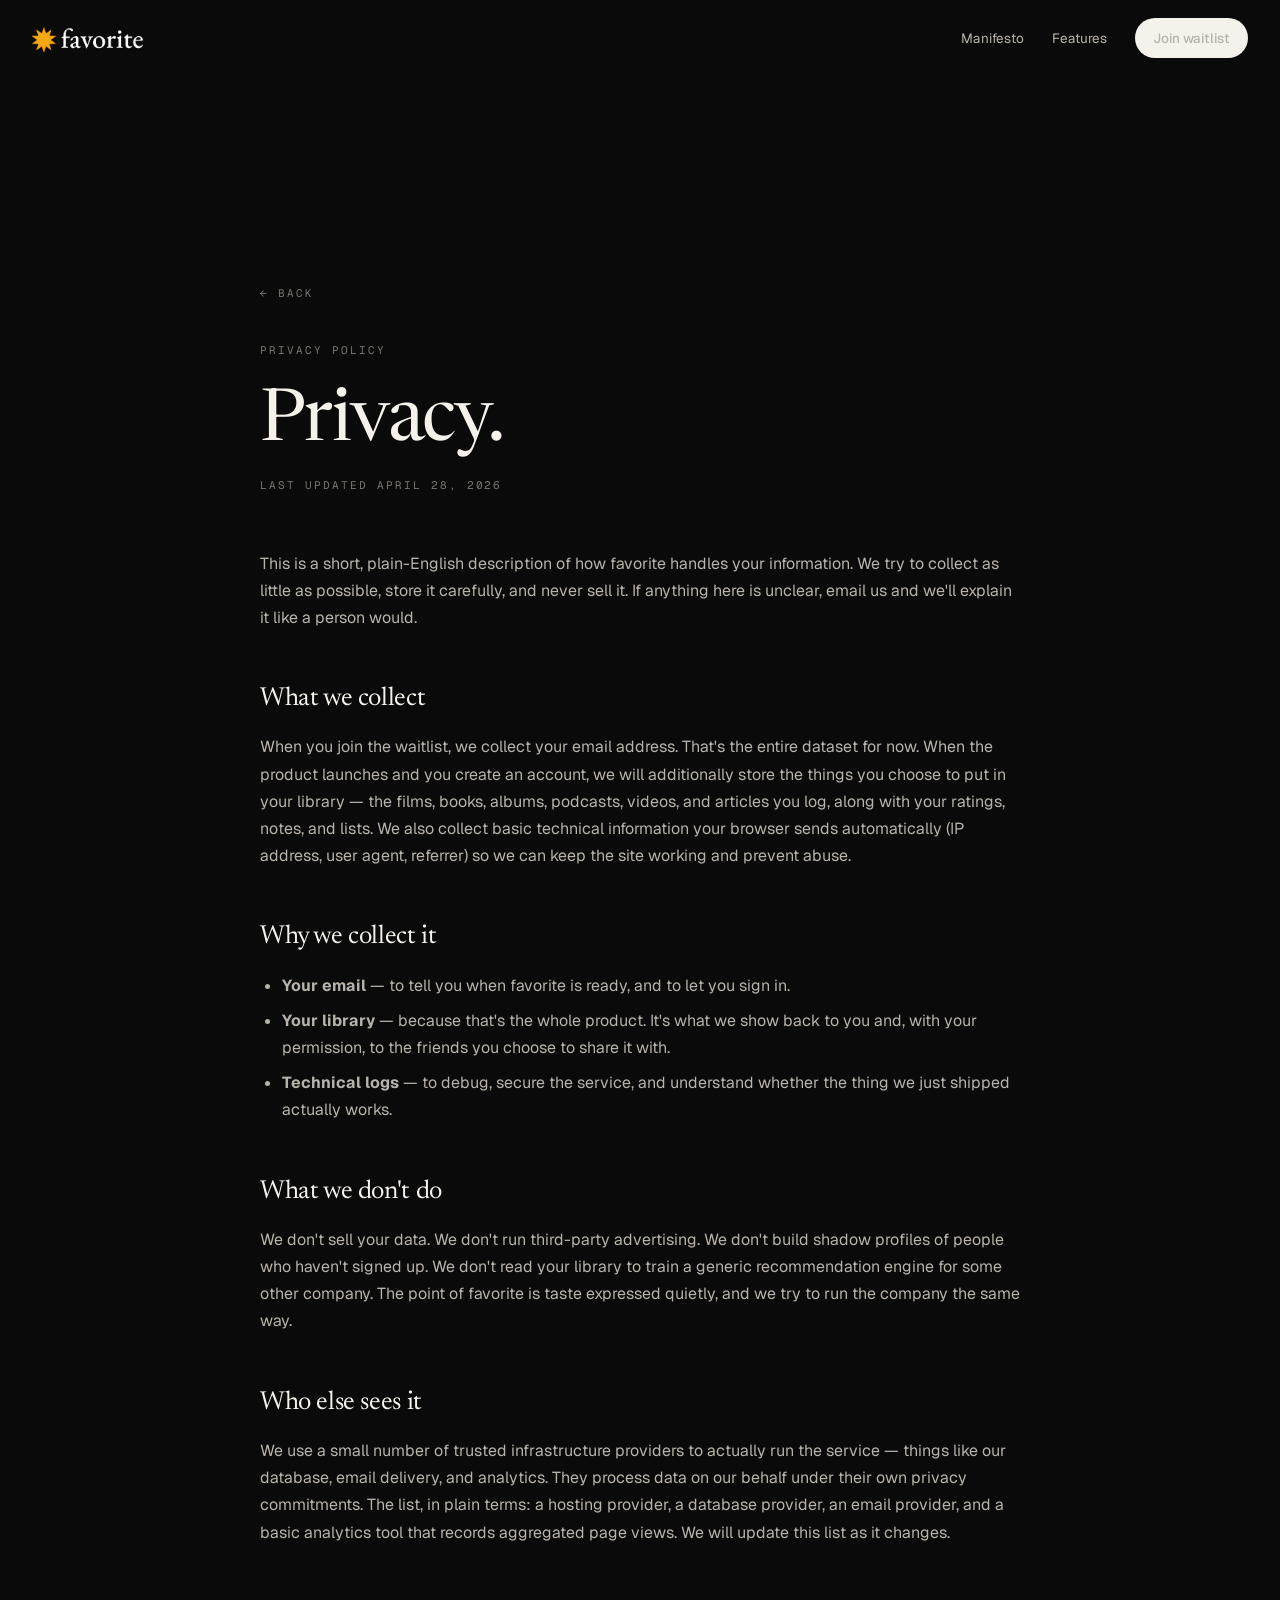
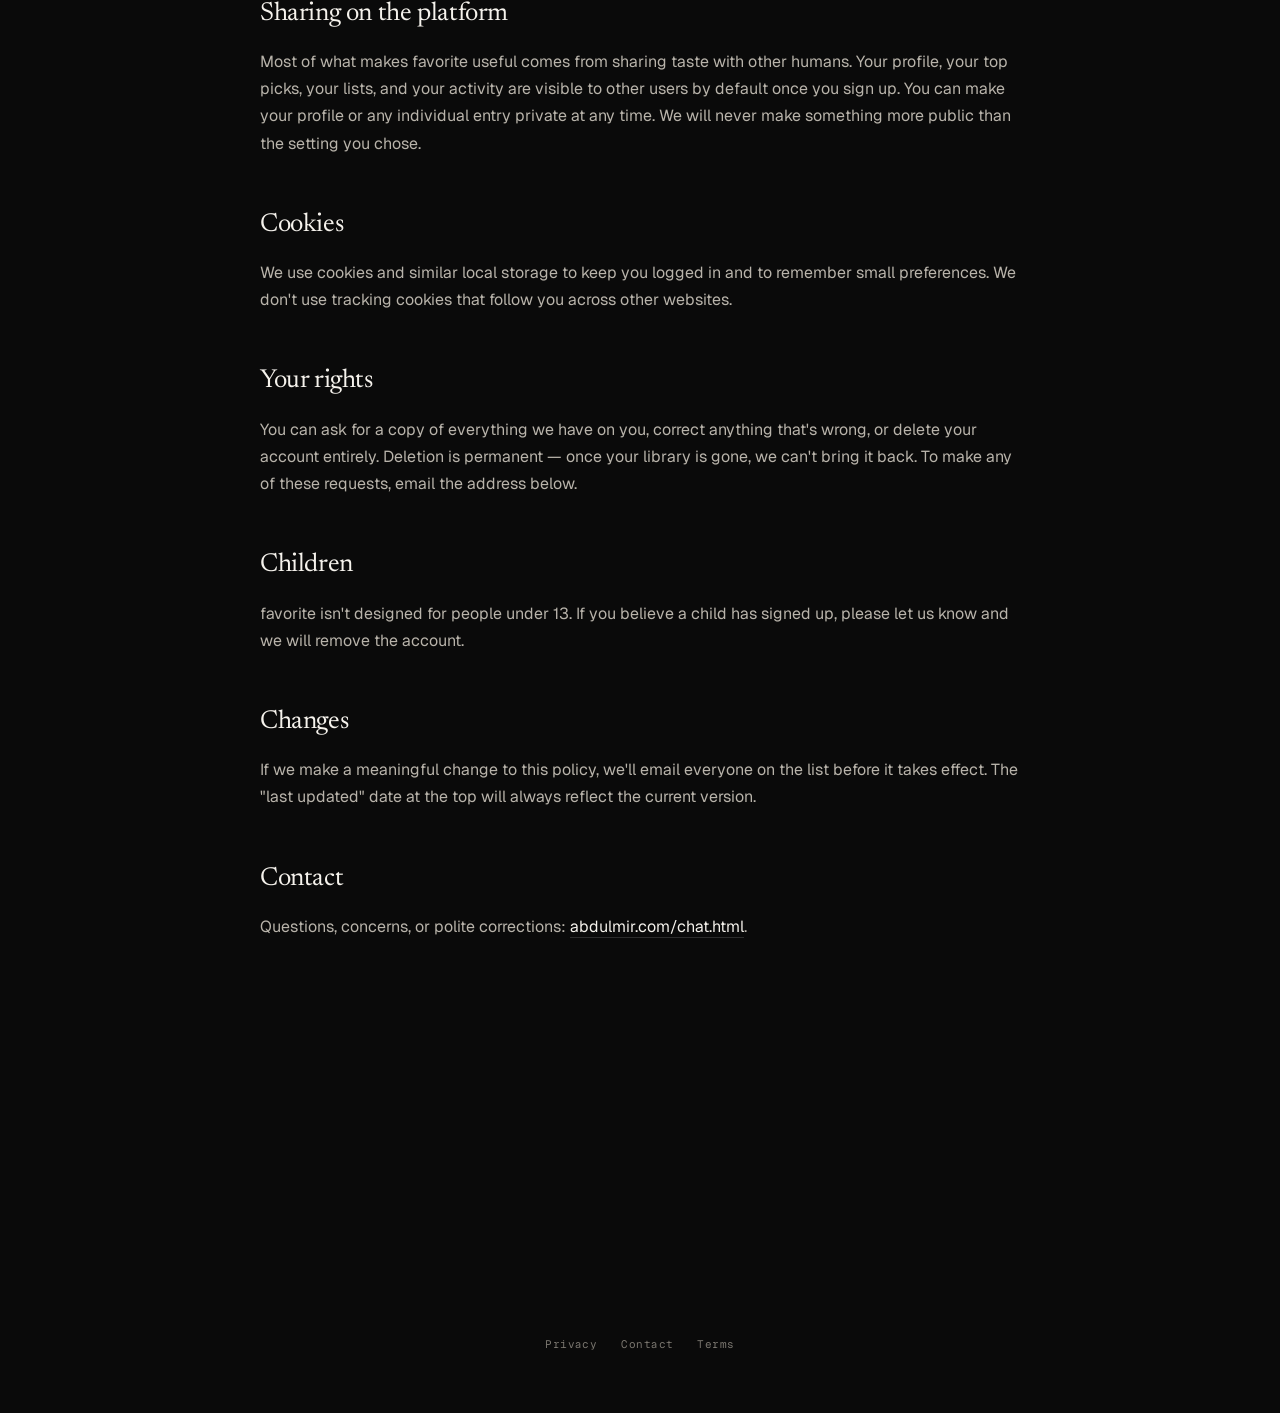
<file: privacy.html>
<!doctype html>
<html lang="en">
<head>
<meta charset="utf-8" />
<meta name="viewport" content="width=device-width, initial-scale=1, viewport-fit=cover" />
<title>Privacy — favorite</title>
<meta name="description" content="Privacy policy for favorite — a personal library for everything you love." />

<link rel="icon" type="image/svg+xml" href="assets/favoritestar.svg" />
<link rel="icon" type="image/png" href="assets/favoritestar.png" />
<link rel="apple-touch-icon" href="assets/favoritestar.png" />

<link rel="preconnect" href="https://fonts.googleapis.com">
<link rel="preconnect" href="https://fonts.gstatic.com" crossorigin>
<link href="https://fonts.googleapis.com/css2?family=Newsreader:ital,opsz,wght@0,6..72,300;0,6..72,400;0,6..72,500;1,6..72,300;1,6..72,400;1,6..72,500&family=Geist:wght@300;400;500;600&family=Geist+Mono:wght@400;500&display=swap" rel="stylesheet">

<link rel="stylesheet" href="styles.css?v=31" />
<style>
  .legal {
    padding: 140px 0 100px;
    max-width: 760px;
    margin: 0 auto;
  }
  .legal .eyebrow { margin-bottom: 28px; }
  .legal h1 {
    font-family: var(--serif);
    font-weight: 400;
    font-size: clamp(40px, 6vw, 72px);
    line-height: 1.02;
    letter-spacing: -0.022em;
    margin-bottom: 16px;
  }
  .legal .updated {
    font-family: var(--mono);
    font-size: 11px;
    letter-spacing: 0.18em;
    text-transform: uppercase;
    color: var(--fg-mute);
    margin-bottom: 56px;
  }
  .legal h2 {
    font-family: var(--serif);
    font-weight: 400;
    font-size: 26px;
    letter-spacing: -0.015em;
    margin: 48px 0 14px;
    color: var(--fg);
  }
  .legal p, .legal li {
    color: var(--fg-dim);
    font-size: 16px;
    line-height: 1.7;
    margin-bottom: 16px;
  }
  .legal ul { padding-left: 22px; margin-bottom: 16px; }
  .legal li { margin-bottom: 8px; }
  .legal a.inline { color: var(--fg); border-bottom: 1px solid var(--line-strong); }
  .legal a.inline:hover { border-color: var(--amber); }
  .back {
    display: inline-flex; align-items: center; gap: 8px;
    font-family: var(--mono);
    font-size: 11px;
    letter-spacing: 0.18em;
    text-transform: uppercase;
    color: var(--fg-mute);
    margin-bottom: 40px;
  }
  .back:hover { color: var(--fg); }
</style>
</head>
<body>

<header class="nav">
  <a class="brand" href="index.html">
    <img class="brand-logo" src="assets/favorite-logo.png" alt="favorite" />
  </a>
  <nav class="nav-links">
    <a href="index.html#manifesto">Manifesto</a>
    <a href="index.html#features">Features</a>
    <a href="index.html#waitlist" class="pill">Join waitlist</a>
  </nav>
</header>

<section class="section">
  <div class="wrap">
    <div class="legal">
      <a class="back" href="index.html">← Back</a>
      <div class="eyebrow">Privacy Policy</div>
      <h1>Privacy.</h1>
      <div class="updated">Last updated April 28, 2026</div>

      <p>This is a short, plain-English description of how favorite handles your information. We try to collect as little as possible, store it carefully, and never sell it. If anything here is unclear, email us and we'll explain it like a person would.</p>

      <h2>What we collect</h2>
      <p>When you join the waitlist, we collect your email address. That's the entire dataset for now. When the product launches and you create an account, we will additionally store the things you choose to put in your library — the films, books, albums, podcasts, videos, and articles you log, along with your ratings, notes, and lists. We also collect basic technical information your browser sends automatically (IP address, user agent, referrer) so we can keep the site working and prevent abuse.</p>

      <h2>Why we collect it</h2>
      <ul>
        <li><strong>Your email</strong> — to tell you when favorite is ready, and to let you sign in.</li>
        <li><strong>Your library</strong> — because that's the whole product. It's what we show back to you and, with your permission, to the friends you choose to share it with.</li>
        <li><strong>Technical logs</strong> — to debug, secure the service, and understand whether the thing we just shipped actually works.</li>
      </ul>

      <h2>What we don't do</h2>
      <p>We don't sell your data. We don't run third-party advertising. We don't build shadow profiles of people who haven't signed up. We don't read your library to train a generic recommendation engine for some other company. The point of favorite is taste expressed quietly, and we try to run the company the same way.</p>

      <h2>Who else sees it</h2>
      <p>We use a small number of trusted infrastructure providers to actually run the service — things like our database, email delivery, and analytics. They process data on our behalf under their own privacy commitments. The list, in plain terms: a hosting provider, a database provider, an email provider, and a basic analytics tool that records aggregated page views. We will update this list as it changes.</p>

      <h2>Sharing on the platform</h2>
      <p>Most of what makes favorite useful comes from sharing taste with other humans. Your profile, your top picks, your lists, and your activity are visible to other users by default once you sign up. You can make your profile or any individual entry private at any time. We will never make something more public than the setting you chose.</p>

      <h2>Cookies</h2>
      <p>We use cookies and similar local storage to keep you logged in and to remember small preferences. We don't use tracking cookies that follow you across other websites.</p>

      <h2>Your rights</h2>
      <p>You can ask for a copy of everything we have on you, correct anything that's wrong, or delete your account entirely. Deletion is permanent — once your library is gone, we can't bring it back. To make any of these requests, email the address below.</p>

      <h2>Children</h2>
      <p>favorite isn't designed for people under 13. If you believe a child has signed up, please let us know and we will remove the account.</p>

      <h2>Changes</h2>
      <p>If we make a meaningful change to this policy, we'll email everyone on the list before it takes effect. The "last updated" date at the top will always reflect the current version.</p>

      <h2>Contact</h2>
      <p>Questions, concerns, or polite corrections: <a class="inline" href="https://abdulmir.com/chat.html">abdulmir.com/chat.html</a>.</p>
    </div>
  </div>
</section>

<section class="final">
  <div class="wrap">
    <footer>
      <a href="privacy.html">Privacy</a>
      <a href="https://abdulmir.com/chat.html">Contact</a>
      <a href="terms.html">Terms</a>
    </footer>
  </div>
</section>

</body>
</html>
</file>
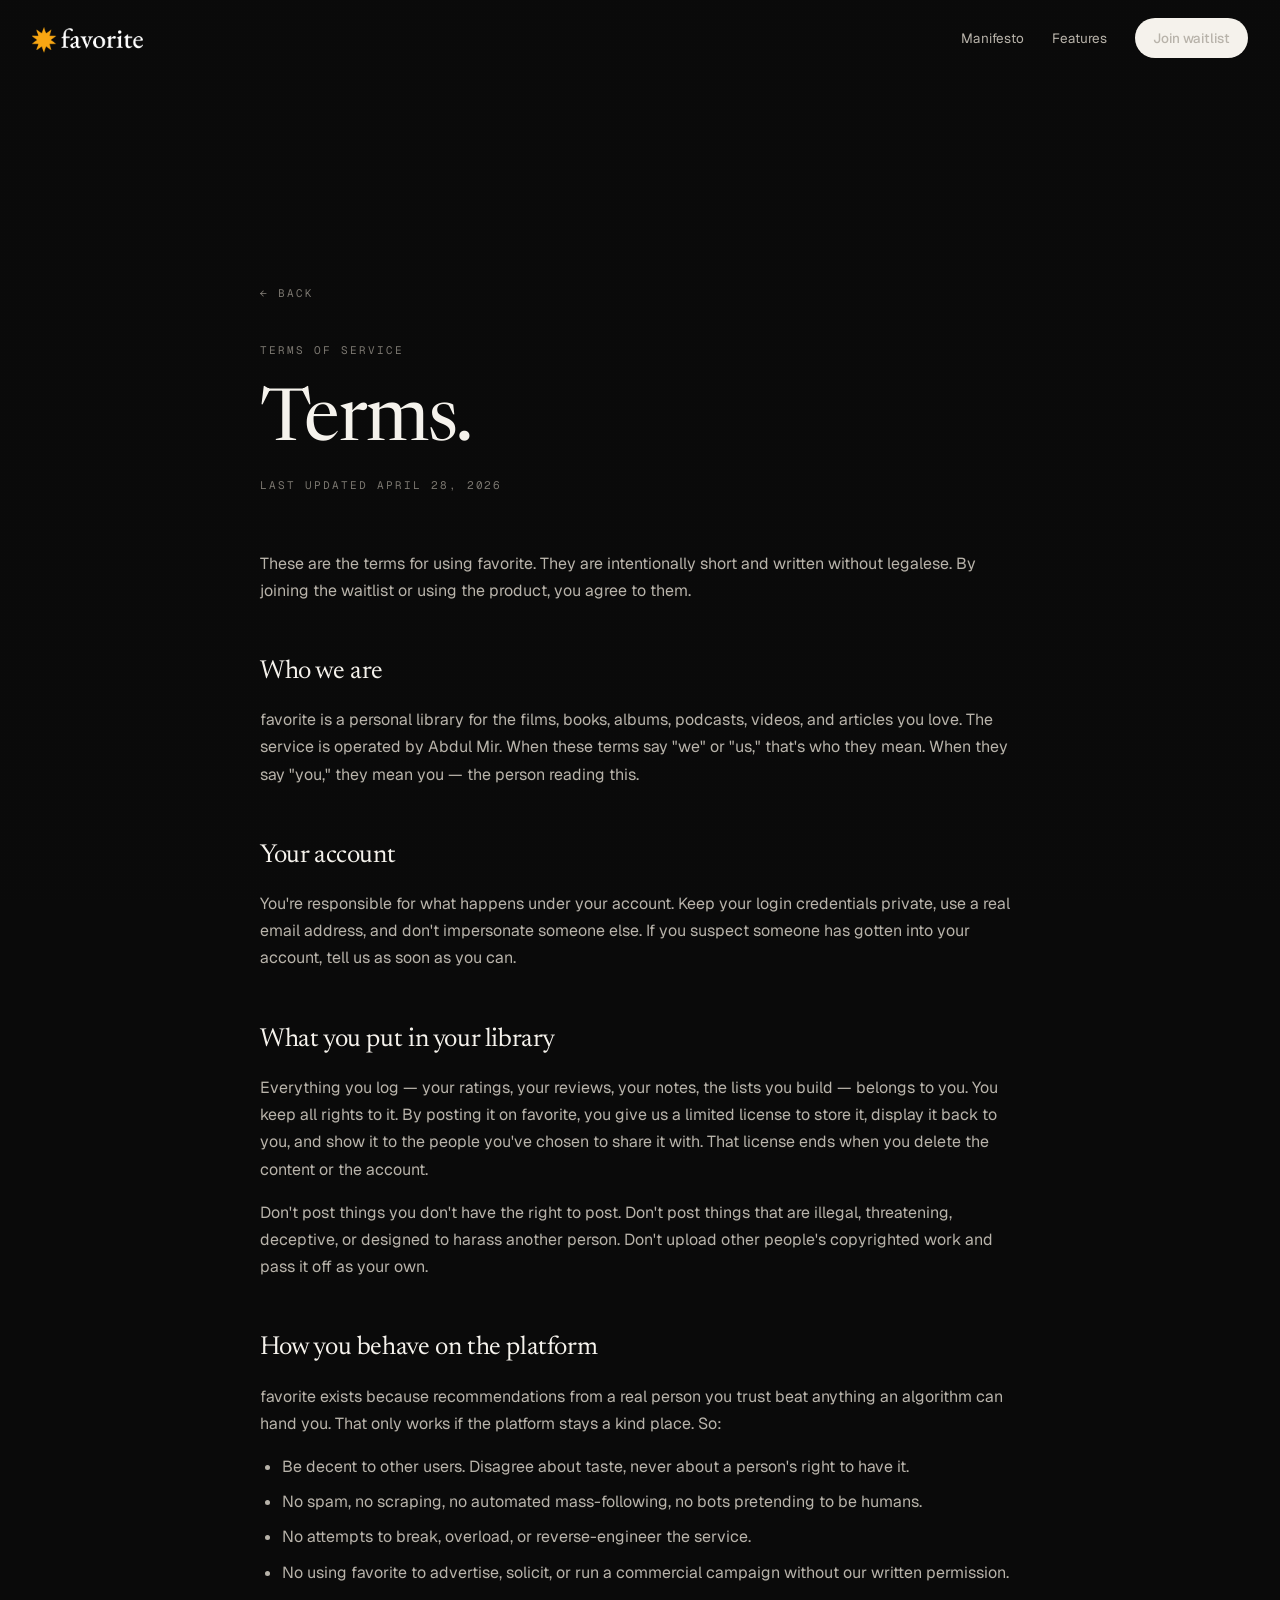
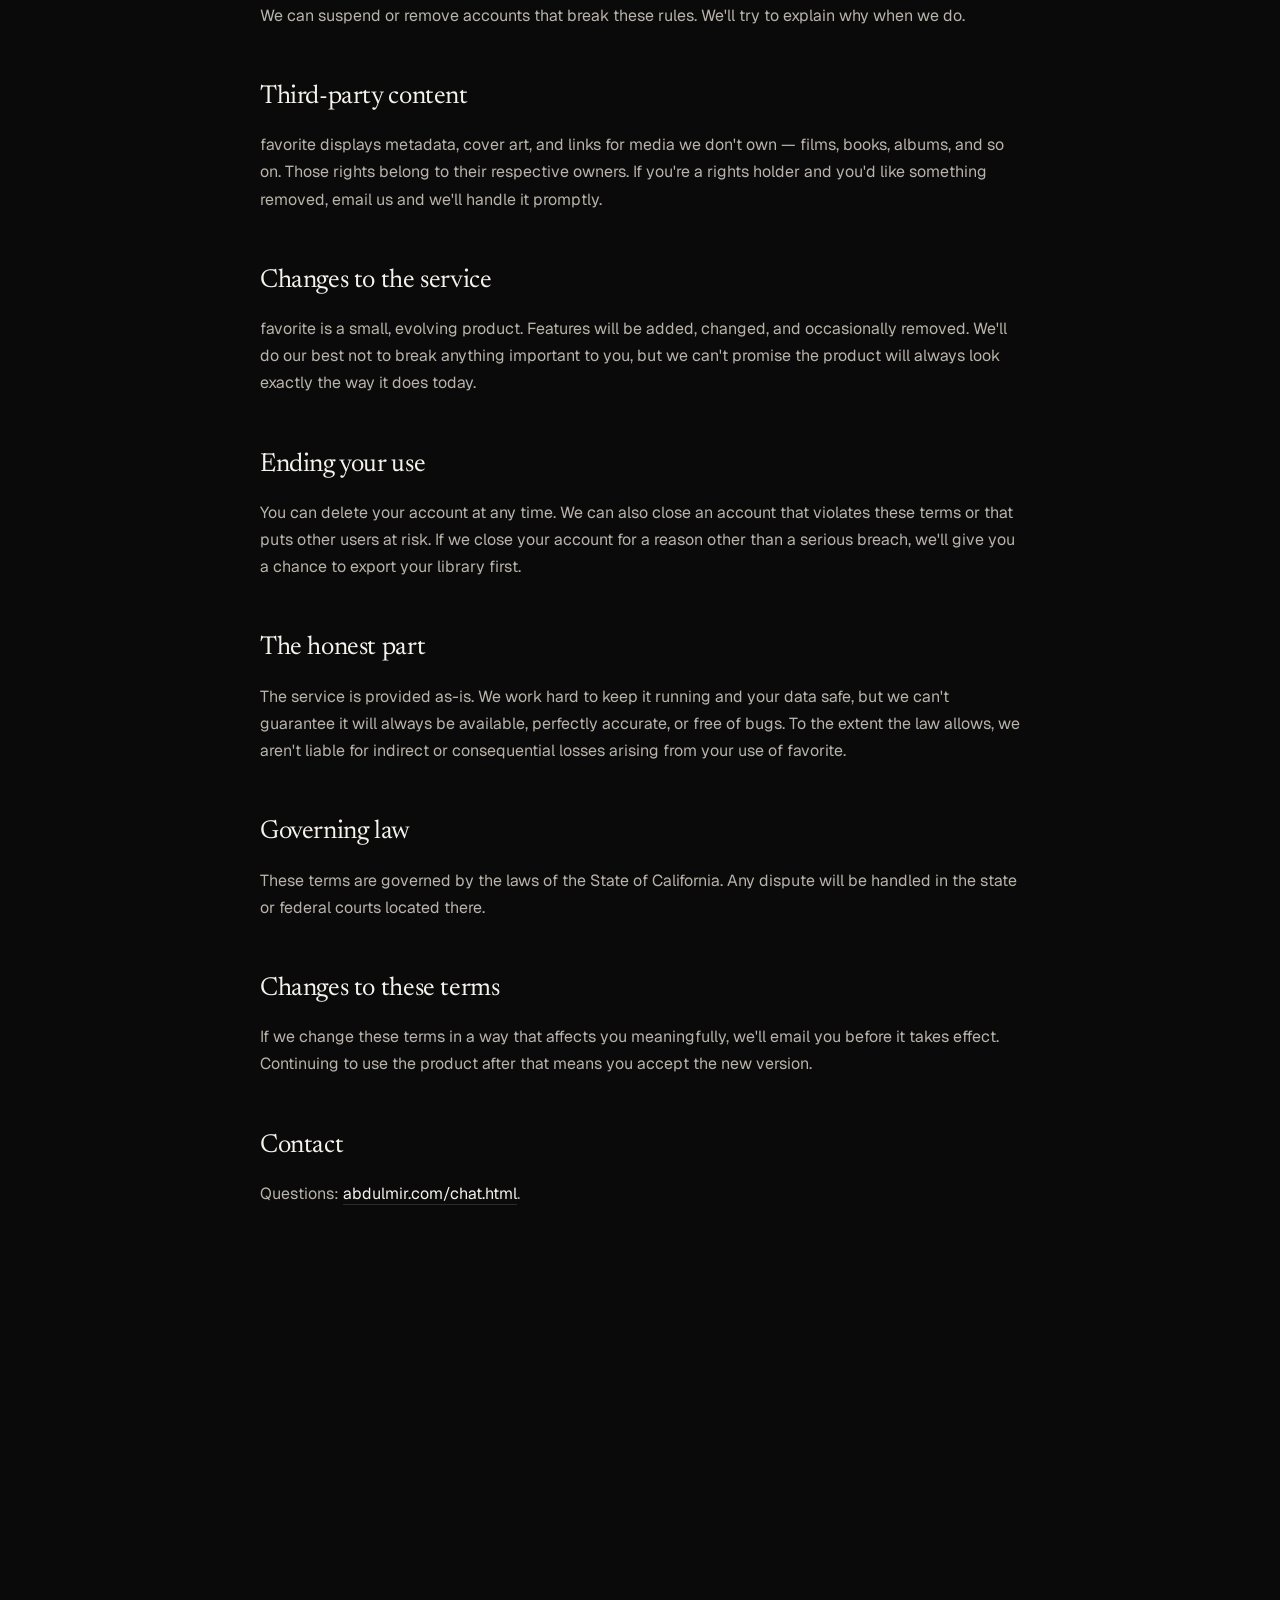
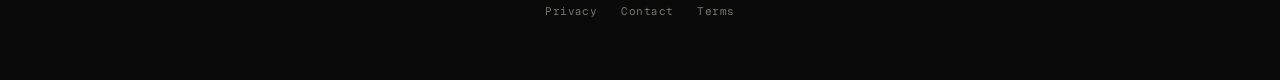
<file: terms.html>
<!doctype html>
<html lang="en">
<head>
<meta charset="utf-8" />
<meta name="viewport" content="width=device-width, initial-scale=1, viewport-fit=cover" />
<title>Terms — favorite</title>
<meta name="description" content="Terms of service for favorite — a personal library for everything you love." />

<link rel="icon" type="image/svg+xml" href="assets/favoritestar.svg" />
<link rel="icon" type="image/png" href="assets/favoritestar.png" />
<link rel="apple-touch-icon" href="assets/favoritestar.png" />

<link rel="preconnect" href="https://fonts.googleapis.com">
<link rel="preconnect" href="https://fonts.gstatic.com" crossorigin>
<link href="https://fonts.googleapis.com/css2?family=Newsreader:ital,opsz,wght@0,6..72,300;0,6..72,400;0,6..72,500;1,6..72,300;1,6..72,400;1,6..72,500&family=Geist:wght@300;400;500;600&family=Geist+Mono:wght@400;500&display=swap" rel="stylesheet">

<link rel="stylesheet" href="styles.css?v=31" />
<style>
  .legal {
    padding: 140px 0 100px;
    max-width: 760px;
    margin: 0 auto;
  }
  .legal .eyebrow { margin-bottom: 28px; }
  .legal h1 {
    font-family: var(--serif);
    font-weight: 400;
    font-size: clamp(40px, 6vw, 72px);
    line-height: 1.02;
    letter-spacing: -0.022em;
    margin-bottom: 16px;
  }
  .legal .updated {
    font-family: var(--mono);
    font-size: 11px;
    letter-spacing: 0.18em;
    text-transform: uppercase;
    color: var(--fg-mute);
    margin-bottom: 56px;
  }
  .legal h2 {
    font-family: var(--serif);
    font-weight: 400;
    font-size: 26px;
    letter-spacing: -0.015em;
    margin: 48px 0 14px;
    color: var(--fg);
  }
  .legal p, .legal li {
    color: var(--fg-dim);
    font-size: 16px;
    line-height: 1.7;
    margin-bottom: 16px;
  }
  .legal ul { padding-left: 22px; margin-bottom: 16px; }
  .legal li { margin-bottom: 8px; }
  .legal a.inline { color: var(--fg); border-bottom: 1px solid var(--line-strong); }
  .legal a.inline:hover { border-color: var(--amber); }
  .back {
    display: inline-flex; align-items: center; gap: 8px;
    font-family: var(--mono);
    font-size: 11px;
    letter-spacing: 0.18em;
    text-transform: uppercase;
    color: var(--fg-mute);
    margin-bottom: 40px;
  }
  .back:hover { color: var(--fg); }
</style>
</head>
<body>

<header class="nav">
  <a class="brand" href="index.html">
    <img class="brand-logo" src="assets/favorite-logo.png" alt="favorite" />
  </a>
  <nav class="nav-links">
    <a href="index.html#manifesto">Manifesto</a>
    <a href="index.html#features">Features</a>
    <a href="index.html#waitlist" class="pill">Join waitlist</a>
  </nav>
</header>

<section class="section">
  <div class="wrap">
    <div class="legal">
      <a class="back" href="index.html">← Back</a>
      <div class="eyebrow">Terms of Service</div>
      <h1>Terms.</h1>
      <div class="updated">Last updated April 28, 2026</div>

      <p>These are the terms for using favorite. They are intentionally short and written without legalese. By joining the waitlist or using the product, you agree to them.</p>

      <h2>Who we are</h2>
      <p>favorite is a personal library for the films, books, albums, podcasts, videos, and articles you love. The service is operated by Abdul Mir. When these terms say "we" or "us," that's who they mean. When they say "you," they mean you — the person reading this.</p>

      <h2>Your account</h2>
      <p>You're responsible for what happens under your account. Keep your login credentials private, use a real email address, and don't impersonate someone else. If you suspect someone has gotten into your account, tell us as soon as you can.</p>

      <h2>What you put in your library</h2>
      <p>Everything you log — your ratings, your reviews, your notes, the lists you build — belongs to you. You keep all rights to it. By posting it on favorite, you give us a limited license to store it, display it back to you, and show it to the people you've chosen to share it with. That license ends when you delete the content or the account.</p>
      <p>Don't post things you don't have the right to post. Don't post things that are illegal, threatening, deceptive, or designed to harass another person. Don't upload other people's copyrighted work and pass it off as your own.</p>

      <h2>How you behave on the platform</h2>
      <p>favorite exists because recommendations from a real person you trust beat anything an algorithm can hand you. That only works if the platform stays a kind place. So:</p>
      <ul>
        <li>Be decent to other users. Disagree about taste, never about a person's right to have it.</li>
        <li>No spam, no scraping, no automated mass-following, no bots pretending to be humans.</li>
        <li>No attempts to break, overload, or reverse-engineer the service.</li>
        <li>No using favorite to advertise, solicit, or run a commercial campaign without our written permission.</li>
      </ul>
      <p>We can suspend or remove accounts that break these rules. We'll try to explain why when we do.</p>

      <h2>Third-party content</h2>
      <p>favorite displays metadata, cover art, and links for media we don't own — films, books, albums, and so on. Those rights belong to their respective owners. If you're a rights holder and you'd like something removed, email us and we'll handle it promptly.</p>

      <h2>Changes to the service</h2>
      <p>favorite is a small, evolving product. Features will be added, changed, and occasionally removed. We'll do our best not to break anything important to you, but we can't promise the product will always look exactly the way it does today.</p>

      <h2>Ending your use</h2>
      <p>You can delete your account at any time. We can also close an account that violates these terms or that puts other users at risk. If we close your account for a reason other than a serious breach, we'll give you a chance to export your library first.</p>

      <h2>The honest part</h2>
      <p>The service is provided as-is. We work hard to keep it running and your data safe, but we can't guarantee it will always be available, perfectly accurate, or free of bugs. To the extent the law allows, we aren't liable for indirect or consequential losses arising from your use of favorite.</p>

      <h2>Governing law</h2>
      <p>These terms are governed by the laws of the State of California. Any dispute will be handled in the state or federal courts located there.</p>

      <h2>Changes to these terms</h2>
      <p>If we change these terms in a way that affects you meaningfully, we'll email you before it takes effect. Continuing to use the product after that means you accept the new version.</p>

      <h2>Contact</h2>
      <p>Questions: <a class="inline" href="https://abdulmir.com/chat.html">abdulmir.com/chat.html</a>.</p>
    </div>
  </div>
</section>

<section class="final">
  <div class="wrap">
    <footer>
      <a href="privacy.html">Privacy</a>
      <a href="https://abdulmir.com/chat.html">Contact</a>
      <a href="terms.html">Terms</a>
    </footer>
  </div>
</section>

</body>
</html>
</file>
<file: styles.css>
/* ---------- Tokens ---------- */
:root {
  --bg: #0A0A0A;
  --bg-elev: #111111;
  --bg-tile: #161616;
  --line: rgba(255,255,255,0.08);
  --line-strong: rgba(255,255,255,0.14);
  --fg: #F5F2EC;
  --fg-dim: #B8B3AA;
  --fg-mute: #7A766F;
  --amber: #F5A524;
  --amber-soft: #E89A1F;

  --serif: "Newsreader", "Tiempos Headline", "Source Serif 4", Georgia, serif;
  --sans: "Geist", "Inter Tight", -apple-system, BlinkMacSystemFont, "Segoe UI", sans-serif;
  --mono: "Geist Mono", "JetBrains Mono", ui-monospace, monospace;

  --ease-cinematic: cubic-bezier(0.22, 1, 0.36, 1);
  --max-w: 1280px;
}

* { box-sizing: border-box; margin: 0; padding: 0; }

html { scroll-behavior: smooth; }

body {
  background: var(--bg);
  color: var(--fg);
  font-family: var(--sans);
  font-size: 16px;
  line-height: 1.55;
  -webkit-font-smoothing: antialiased;
  -moz-osx-font-smoothing: grayscale;
  overflow-x: hidden;
  font-feature-settings: "ss01", "cv11";
}

/* warm grain overlay */
body::before {
  content: "";
  position: fixed;
  inset: 0;
  pointer-events: none;
  z-index: 1;
  background-image:
    radial-gradient(rgba(255,255,255,0.012) 1px, transparent 1px);
  background-size: 3px 3px;
  mix-blend-mode: overlay;
  opacity: 0.6;
}

img, svg { display: block; max-width: 100%; }
a { color: inherit; text-decoration: none; }
button { font: inherit; color: inherit; cursor: pointer; border: 0; background: none; }

/* ---------- Type ---------- */
.serif { font-family: var(--serif); font-weight: 400; letter-spacing: -0.015em; }
.italic { font-style: italic; }
.mono { font-family: var(--mono); font-variant-numeric: tabular-nums; }
.eyebrow {
  font-family: var(--mono);
  font-size: 11px;
  letter-spacing: 0.18em;
  text-transform: uppercase;
  color: var(--fg-mute);
  font-weight: 400;
}
.h-display {
  font-family: var(--serif);
  font-weight: 400;
  font-size: clamp(48px, 8vw, 124px);
  line-height: 0.96;
  letter-spacing: -0.025em;
  text-wrap: balance;
}
.h-section {
  font-family: var(--serif);
  font-weight: 400;
  font-size: clamp(36px, 5.5vw, 76px);
  line-height: 1.02;
  letter-spacing: -0.022em;
  text-wrap: balance;
}
.h-pull {
  font-family: var(--serif);
  font-style: italic;
  font-size: clamp(32px, 4.5vw, 58px);
  line-height: 1.1;
  letter-spacing: -0.018em;
}
.body-lg {
  font-size: clamp(16px, 1.2vw, 19px);
  line-height: 1.6;
  color: var(--fg-dim);
  max-width: 52ch;
  text-wrap: pretty;
}
.body-sm { font-size: 14px; color: var(--fg-dim); line-height: 1.55; }
.caption { font-size: 12px; color: var(--fg-mute); letter-spacing: 0.02em; }

/* ---------- Layout ---------- */
.wrap {
  max-width: var(--max-w);
  margin: 0 auto;
  padding: 0 32px;
  position: relative;
  z-index: 2;
}
section { position: relative; z-index: 2; }
.divider {
  height: 1px;
  background: var(--line);
  max-width: var(--max-w);
  margin: 0 auto;
}

/* ---------- Nav ---------- */
.nav {
  position: fixed;
  top: 0; left: 0; right: 0;
  z-index: 50;
  padding: 18px 32px;
  display: flex;
  align-items: center;
  justify-content: space-between;
  transition: background 400ms var(--ease-cinematic),
              backdrop-filter 400ms var(--ease-cinematic),
              border-color 400ms var(--ease-cinematic);
  border-bottom: 1px solid transparent;
}
.nav.scrolled {
  background: rgba(10,10,10,0.72);
  backdrop-filter: blur(18px) saturate(140%);
  -webkit-backdrop-filter: blur(18px) saturate(140%);
  border-bottom-color: var(--line);
}
.brand {
  display: flex; align-items: center; gap: 10px;
  font-family: var(--serif);
  font-size: 24px;
  letter-spacing: -0.02em;
}
.brand .mark { width: 26px; height: 26px; display: block; }
.brand-logo { height: 36px; width: auto; display: block; }
.nav-links {
  display: flex; align-items: center; gap: 28px;
}
.nav-links a {
  font-size: 13.5px;
  color: var(--fg-dim);
  transition: color 250ms ease;
}
.nav-links a:hover { color: var(--fg); }

/* ---------- Buttons ---------- */
.pill {
  display: inline-flex;
  align-items: center;
  justify-content: center;
  gap: 8px;
  height: 40px;
  padding: 0 18px;
  border-radius: 999px;
  background: var(--fg);
  color: #0A0A0A;
  font-size: 13.5px;
  font-weight: 500;
  letter-spacing: -0.005em;
  transition: transform 250ms var(--ease-cinematic),
              background 250ms ease;
}
.pill:hover { transform: translateY(-1px); background: #fff; }
.pill.lg { height: 50px; padding: 0 26px; font-size: 14.5px; }
.pill .plus {
  display: inline-block;
  width: 14px; height: 14px;
  position: relative;
}
.pill .plus::before, .pill .plus::after {
  content: "";
  position: absolute;
  background: currentColor;
}
.pill .plus::before { left: 50%; top: 0; bottom: 0; width: 1.5px; transform: translateX(-50%); }
.pill .plus::after { top: 50%; left: 0; right: 0; height: 1.5px; transform: translateY(-50%); }

.ghost {
  display: inline-flex; align-items: center; gap: 8px;
  height: 40px; padding: 0 16px;
  border-radius: 999px;
  border: 1px solid var(--line-strong);
  font-size: 13.5px;
  color: var(--fg-dim);
  transition: all 250ms ease;
}
.ghost:hover { color: var(--fg); border-color: rgba(255,255,255,0.28); }

/* ---------- Form ---------- */
.waitlist-form {
  position: relative;
  display: flex; align-items: center; gap: 8px;
  background: rgba(255,255,255,0.04);
  border: 1px solid var(--line);
  border-radius: 999px;
  padding: 6px 6px 6px 22px;
  width: 100%;
  max-width: 480px;
  transition: border-color 300ms ease, background 300ms ease;
}
.waitlist-form:focus-within {
  border-color: rgba(255,255,255,0.22);
  background: rgba(255,255,255,0.06);
}
.waitlist-form input {
  flex: 1;
  background: none;
  border: 0;
  outline: 0;
  color: var(--fg);
  font: inherit;
  font-size: 14.5px;
  height: 40px;
}
.waitlist-form input::placeholder { color: var(--fg-mute); }

.waitlist-form > input,
.waitlist-form > button {
  transition: opacity 280ms ease, transform 380ms cubic-bezier(.2,.7,.2,1);
}
.waitlist-success {
  position: absolute;
  inset: 0;
  display: flex;
  align-items: center;
  justify-content: center;
  font-family: var(--serif);
  font-size: 17px;
  letter-spacing: -0.01em;
  color: var(--fg-dim);
  opacity: 0;
  transform: translateY(8px);
  transition: opacity 420ms ease 120ms, transform 520ms cubic-bezier(.2,.7,.2,1) 120ms;
  pointer-events: none;
}
.waitlist-form.is-success > input,
.waitlist-form.is-success > button {
  opacity: 0;
  transform: translateY(-6px);
  pointer-events: none;
}
.waitlist-form.is-success {
  border-color: transparent;
  background: transparent;
}
.waitlist-form.is-success .waitlist-success {
  opacity: 1;
  transform: translateY(0);
}

/* ---------- Hero ---------- */
.hero {
  position: relative;
  min-height: 100vh;
  display: flex;
  align-items: center;
  justify-content: center;
  padding: 140px 32px 120px;
  overflow: hidden;
}
.hero-wall {
  position: absolute;
  inset: 0;
  z-index: 0;
  display: grid;
  grid-template-columns: repeat(8, 1fr);
  gap: 14px;
  padding: 0 14px;
  opacity: 0.55;
}
.wall-col {
  display: flex;
  flex-direction: column;
  gap: 14px;
  animation: drift 60s linear infinite;
  will-change: transform;
}
.wall-col:nth-child(1) { animation-duration: 70s; }
.wall-col:nth-child(2) { animation-duration: 50s; animation-direction: reverse; }
.wall-col:nth-child(3) { animation-duration: 80s; }
.wall-col:nth-child(4) { animation-duration: 55s; animation-direction: reverse; }
.wall-col:nth-child(5) { animation-duration: 75s; }
.wall-col:nth-child(6) { animation-duration: 62s; animation-direction: reverse; }
.wall-col:nth-child(7) { animation-duration: 88s; }
.wall-col:nth-child(8) { animation-duration: 66s; animation-direction: reverse; }

@keyframes drift {
  from { transform: translateY(0); }
  to   { transform: translateY(-50%); }
}

.hero-vignette {
  position: absolute;
  inset: 0;
  z-index: 1;
  background:
    radial-gradient(ellipse 60% 55% at 50% 50%, rgba(10,10,10,0.92) 0%, rgba(10,10,10,0.4) 55%, transparent 100%),
    linear-gradient(to bottom, rgba(10,10,10,0.6) 0%, transparent 25%, transparent 75%, rgba(10,10,10,0.95) 100%);
  pointer-events: none;
}

.hero-content {
  position: relative;
  z-index: 2;
  text-align: center;
  max-width: 880px;
  display: flex; flex-direction: column; align-items: center;
  gap: 36px;
}
.hero-sub {
  font-size: clamp(15px, 1.3vw, 18px);
  color: var(--fg-dim);
  max-width: 56ch;
  text-wrap: pretty;
}
.section-sub {
  font-family: var(--serif);
  font-size: clamp(18px, 1.6vw, 22px);
  line-height: 1.45;
  color: var(--fg-dim);
  max-width: none;
  margin-top: 0;
  text-wrap: pretty;
}
.hero-cta { display: flex; flex-direction: column; align-items: center; gap: 14px; width: 100%; max-width: 480px; }
.counter {
  display: flex; align-items: center; gap: 8px;
  font-family: var(--mono);
  font-size: 11.5px;
  letter-spacing: 0.04em;
  color: var(--fg-mute);
}
.counter .dot {
  width: 6px; height: 6px; border-radius: 999px;
  background: var(--amber);
  box-shadow: 0 0 8px var(--amber);
  animation: pulse 2.4s ease-in-out infinite;
}
@keyframes pulse {
  0%,100% { opacity: 0.7; }
  50%     { opacity: 1; }
}

/* ---------- Tile ---------- */
.tile {
  position: relative;
  aspect-ratio: 2 / 3;
  border-radius: 4px;
  overflow: hidden;
  background: var(--bg-tile);
  border: 1px solid var(--line);
  display: flex;
  flex-direction: column;
  justify-content: space-between;
  padding: 12px 11px;
  transition: transform 300ms var(--ease-cinematic);
  cursor: pointer;
}
.tile.square { aspect-ratio: 1 / 1; }
.tile.wide { aspect-ratio: 16 / 9; }
.tile:hover { transform: scale(1.02); }
.tile::before {
  /* subtle stripe placeholder */
  content: "";
  position: absolute; inset: 0;
  background:
    repeating-linear-gradient(
      135deg,
      rgba(255,255,255,0.018) 0 6px,
      transparent 6px 14px
    ),
    linear-gradient(160deg, var(--tile-tone, #1a1a1a) 0%, #0e0e0e 100%);
  z-index: 0;
}
.tile-image {
  position: absolute;
  inset: 0;
  width: 100%;
  height: 100%;
  object-fit: cover;
  z-index: 1;
  background: #0e0e0e;
}
.tile.has-cover .tile-kind,
.tile.has-cover .tile-meta { display: none; }
.tile-meta {
  position: relative;
  z-index: 1;
  display: flex; flex-direction: column; gap: 2px;
}
.tile-title {
  font-family: var(--serif);
  font-size: 13px;
  line-height: 1.15;
  color: var(--fg);
  letter-spacing: -0.005em;
}
.tile-cred {
  font-family: var(--mono);
  font-size: 9.5px;
  color: var(--fg-mute);
  letter-spacing: 0.04em;
  text-transform: uppercase;
}
.tile-kind {
  position: relative; z-index: 1;
  align-self: flex-start;
  font-family: var(--mono);
  font-size: 9px;
  letter-spacing: 0.16em;
  color: var(--fg-mute);
  text-transform: uppercase;
}
.tile-overlay {
  position: absolute;
  inset: 0;
  z-index: 2;
  background: linear-gradient(180deg, transparent 40%, rgba(0,0,0,0.7) 100%);
  opacity: 0;
  transition: opacity 300ms ease;
  display: flex;
  flex-direction: column;
  justify-content: flex-end;
  padding: 14px;
}
.tile:hover .tile-overlay { opacity: 1; }
.tile-overlay .h {
  font-family: var(--serif);
  font-size: 14px;
  color: #fff;
  margin-bottom: 2px;
}
.tile-overlay .c {
  font-family: var(--mono);
  font-size: 10px;
  color: rgba(255,255,255,0.65);
  letter-spacing: 0.04em;
  text-transform: uppercase;
}

/* ---------- Sections ---------- */
.section {
  padding: 140px 0;
}
.section-head {
  display: flex; flex-direction: column; gap: 14px;
  margin-bottom: 36px;
  max-width: none;
}
.section-head .eyebrow { display: inline-flex; align-items: center; gap: 10px; }
.section-head .eyebrow::before {
  content: ""; display: inline-block;
  width: 18px; height: 1px; background: var(--fg-mute);
}

/* Pitch */
.cat-pills {
  display: flex; flex-wrap: wrap; gap: 36px;
  margin-bottom: 32px;
  align-items: baseline;
}
.cat-pill {
  display: inline-flex; align-items: center; gap: 12px;
  padding: 6px 0;
  border: none;
  background: transparent;
  font-family: var(--serif);
  font-size: 24px;
  line-height: 1;
  letter-spacing: -0.01em;
  color: var(--fg-mute);
  cursor: pointer;
  position: relative;
  transition: color 320ms var(--ease-cinematic);
}
.cat-pill .cat-label {
  position: relative;
  display: inline-block;
  transition: font-style 320ms var(--ease-cinematic), letter-spacing 320ms var(--ease-cinematic);
}
.cat-pill .cat-label::after {
  content: "";
  position: absolute;
  left: 0; right: 100%;
  bottom: -6px;
  height: 1px;
  background: currentColor;
  transition: right 420ms var(--ease-cinematic);
}
.cat-pill:hover { color: var(--fg); }
.cat-pill:hover .cat-label { font-style: italic; letter-spacing: 0.005em; }
.cat-pill:hover .cat-label::after { right: 0; }
.cat-pill.active { color: var(--fg); }
.cat-pill.active .cat-label { font-style: italic; }
.cat-pill.active .cat-label::after { right: 0; }
.cat-pill .icn {
  width: 18px; height: 18px;
  color: currentColor;
  opacity: 0.85;
  transition: transform 420ms var(--ease-cinematic), opacity 320ms var(--ease-cinematic);
}
.cat-pill:hover .icn, .cat-pill.active .icn {
  opacity: 1;
  transform: rotate(-6deg);
}

/* Marquee */
.marquee {
  position: relative;
  width: 100%;
  overflow: hidden;
  margin-top: 24px;
  padding: 28px 0;
  -webkit-mask-image: linear-gradient(90deg, transparent 0, #000 8%, #000 92%, transparent 100%);
          mask-image: linear-gradient(90deg, transparent 0, #000 8%, #000 92%, transparent 100%);
}
.marquee + .marquee { margin-top: 0; padding-top: 0; }
.marquee-track {
  display: flex;
  gap: 22px;
  width: max-content;
  animation: marquee-scroll 70s linear infinite;
  will-change: transform;
}
/* keep moving on hover */
.marquee-reverse .marquee-track {
  animation-direction: reverse;
  animation-duration: 85s;
}
@keyframes marquee-scroll {
  from { transform: translateX(0); }
  to   { transform: translateX(-50%); }
}
.marquee .tile {
  width: 180px;
  flex-shrink: 0;
  border-radius: 6px;
  transition: transform 500ms var(--ease-cinematic),
              box-shadow 500ms var(--ease-cinematic),
              border-color 500ms var(--ease-cinematic),
              z-index 0s 0s;
  position: relative;
  z-index: 1;
}
.marquee .tile:hover {
  transform: translateY(-18px) scale(1.08) rotate(-1.2deg);
  z-index: 5;
  box-shadow:
    0 30px 60px -20px rgba(0,0,0,0.9),
    0 0 0 1px rgba(245,165,36,0.35),
    0 0 60px -10px rgba(245,165,36,0.25);
  border-color: rgba(245,165,36,0.4);
}
.marquee .tile:hover .tile-overlay { opacity: 1; }
.marquee .tile::after {
  content: "+";
  position: absolute;
  top: 10px; right: 10px;
  z-index: 3;
  width: 22px; height: 22px;
  border-radius: 999px;
  background: var(--amber);
  color: #0a0a0a;
  font-size: 14px;
  font-weight: 600;
  line-height: 22px;
  text-align: center;
  font-family: var(--sans);
  opacity: 0;
  transform: scale(0.6);
  transition: opacity 350ms var(--ease-cinematic) 100ms,
              transform 350ms var(--ease-cinematic) 100ms;
}
.marquee .tile:hover::after { opacity: 1; transform: scale(1); }
.cat-grid {
  display: grid;
  grid-template-columns: repeat(6, 1fr);
  gap: 16px;
}
.pitch-bottom {
  display: grid;
  grid-template-columns: 1.2fr 1fr;
  gap: 80px;
  margin-top: 80px;
  align-items: end;
}

/* Profile mockup */
.profile-row {
  display: grid;
  grid-template-columns: 360px 1fr auto;
  gap: 60px;
  align-items: center;
}
.profile-side {
  display: flex; flex-direction: column; gap: 28px;
  align-items: flex-end;
  justify-self: end;
  max-width: 400px;
}
.profile-callouts {
  display: flex; flex-direction: column;
  justify-content: space-between;
  height: 100%;
  padding: 60px 0;
  gap: 80px;
  position: relative;
  z-index: 3;
}
.callout {
  position: relative;
  max-width: 340px;
  z-index: 3;
}
.callout-left { align-self: flex-start; padding-right: 40px; margin-top: 80px; }
.callout-right { align-self: flex-end; padding-left: 40px; text-align: right; }
.callout-h {
  font-family: var(--serif);
  font-size: clamp(22px, 2.2vw, 30px);
  line-height: 1.1;
  font-weight: 400;
  letter-spacing: -0.02em;
  margin: 0 0 14px;
  color: var(--fg);
}
.callout-h em { font-style: italic; }
.callout-p {
  font-family: var(--sans);
  font-size: 14px;
  line-height: 1.55;
  color: var(--fg-dim);
  margin: 0;
  max-width: 32ch;
}
.callout-right .callout-p { margin-left: auto; }
.callout-arrow {
  position: absolute;
  width: 100px;
  height: 110px;
  color: rgba(255,255,255,0.78);
  opacity: 0.85;
  pointer-events: none;
  filter: drop-shadow(0 1px 0 rgba(0,0,0,0.3));
  z-index: 5;
}
.callout-arrow path {
  stroke-dasharray: 0;
  vector-effect: non-scaling-stroke;
}
.arrow-left {
  bottom: -58px;
  left: -85px;
}
.arrow-right {
  top: -50px;
  right: -85px;
}

.item-card-mini {
  background: var(--bg-elev);
  border: 1px solid var(--line);
  border-radius: 8px;
  padding: 22px;
  display: grid;
  grid-template-columns: 130px 1fr;
  gap: 22px;
  align-items: start;
}
.item-card-mini > .mini-cover.tile {
  width: 130px !important;
  height: 195px;
  aspect-ratio: auto;
  flex-shrink: 0;
}

.rec-card {
  background: var(--bg-elev);
  border: 1px solid var(--line);
  border-radius: 10px;
  padding: 18px;
  display: flex;
  flex-direction: column;
  gap: 16px;
  position: relative;
  width: 100%;
  max-width: 400px;
}
.rec-card .rec-cover.tile {
  width: 100% !important;
  aspect-ratio: 16 / 9;
  height: auto;
  flex-shrink: 0;
}
.rec-body { display: flex; flex-direction: column; gap: 11px; }
.rec-title {
  font-family: var(--serif);
  font-size: 24px;
  line-height: 1.05;
  font-weight: 400;
  letter-spacing: -0.02em;
  margin: 0;
}
.rec-meta {
  font-family: var(--sans);
  font-size: 12px;
  letter-spacing: 0.06em;
  color: var(--fg-mute);
  text-transform: uppercase;
  margin-top: -6px;
}
.rec-rationale {
  border-left: 1px solid var(--line-strong);
  padding: 2px 0 2px 10px;
  display: flex; flex-direction: column; gap: 6px;
}
.rec-rationale-label {
  font-family: var(--sans);
  font-size: 10px;
  letter-spacing: 0.14em;
  color: #F5A524;
  font-weight: 500;
}
.rec-rationale p {
  font-family: var(--sans);
  font-size: 13.5px;
  line-height: 1.55;
  color: var(--fg-dim);
  margin: 0;
}
.rec-rationale em {
  color: var(--fg-dim);
  font-style: normal;
  font-family: var(--sans);
}
.rec-friends {
  display: flex; align-items: center; gap: 10px;
  padding-top: 12px;
  border-top: 1px solid var(--line);
}
.rec-friends-text { font-size: 11.5px; color: var(--fg-dim); }
.rec-friends-text b { color: var(--fg); font-weight: 500; }
.rec-actions {
  display: flex; gap: 8px;
  margin-top: 2px;
}
.rec-btn {
  flex: 1;
  padding: 10px 14px;
  border-radius: 999px;
  border: 1px solid var(--line-strong);
  background: transparent;
  color: var(--fg);
  font-family: var(--sans);
  font-size: 12.5px;
  font-weight: 500;
  cursor: pointer;
  transition: background 240ms var(--ease-cinematic), border-color 240ms var(--ease-cinematic);
  display: inline-flex; align-items: center; justify-content: center; gap: 6px;
}
.rec-btn:hover { background: rgba(255,255,255,0.04); border-color: rgba(255,255,255,0.22); }
.rec-btn.primary {
  background: #fff;
  color: #0a0a0a;
  border-color: #fff;
}
.rec-btn.primary:hover { background: #f4f4f4; }
.rec-btn .plus {
  width: 10px; height: 10px;
  position: relative; display: inline-block;
}
.rec-btn .plus::before, .rec-btn .plus::after {
  content: ""; position: absolute;
  background: currentColor;
}
.rec-btn .plus::before { left: 0; right: 0; top: 50%; height: 1.5px; transform: translateY(-50%); }
.rec-btn .plus::after { top: 0; bottom: 0; left: 50%; width: 1.5px; transform: translateX(-50%); }
.mini-meta { display: flex; flex-direction: column; gap: 10px; }
.mini-meta .kind-line {
  font-family: var(--mono);
  font-size: 10px;
  letter-spacing: 0.14em;
  color: var(--fg-mute);
  text-transform: uppercase;
}
.mini-meta .mini-title {
  font-family: var(--serif);
  font-size: 26px;
  line-height: 1.05;
  font-weight: 400;
  letter-spacing: -0.02em;
}
.mini-meta .mini-review {
  font-family: var(--serif);
  font-size: 14.5px;
  line-height: 1.55;
  color: var(--fg-dim);
  border-left: 1px solid var(--line-strong);
  padding-left: 12px;
  margin-top: 4px;
}
.phone {
  width: 360px;
  aspect-ratio: 9 / 19.5;
  border-radius: 44px;
  background: #0d0d0d;
  border: 1px solid var(--line-strong);
  padding: 8px;
  position: relative;
  box-shadow:
    0 1px 0 rgba(255,255,255,0.06) inset,
    0 60px 80px -40px rgba(0,0,0,0.8);
}
.phone-screen {
  width: 100%; height: 100%;
  border-radius: 36px;
  overflow: hidden;
  background: #0a0a0a;
  position: relative;
}
.phone-notch {
  position: absolute;
  top: 14px; left: 50%;
  transform: translateX(-50%);
  width: 92px; height: 26px;
  border-radius: 999px;
  background: #000;
  z-index: 4;
}
.phone-status {
  position: absolute; top: 0; left: 0; right: 0;
  height: 50px;
  display: flex; align-items: center; justify-content: space-between;
  padding: 0 28px 0 28px;
  font-family: var(--mono);
  font-size: 11px;
  color: var(--fg);
  z-index: 3;
  padding-top: 16px;
}
.phone-content {
  padding: 72px 18px 18px;
  height: 100%;
  overflow: hidden;
  display: flex; flex-direction: column; gap: 10px;
}
.profile-banner {
  height: 140px;
  border-radius: 12px;
  background:
    repeating-linear-gradient(120deg, rgba(245,165,36,0.06) 0 8px, transparent 8px 16px),
    linear-gradient(135deg, #1a140c, #0e0e0e);
  border: 1px solid var(--line);
  position: relative;
}
.profile-id { display: flex; gap: 14px; align-items: flex-end; margin-top: -32px; padding: 0 4px; position: relative; z-index: 2; }
.profile-avatar {
  width: 60px; height: 60px;
  border-radius: 999px;
  background: linear-gradient(160deg, #2a2620, #0e0e0e);
  border: 3px solid #0a0a0a;
  position: relative;
  z-index: 2;
}
.profile-name {
  font-family: var(--serif);
  font-size: 18px;
  line-height: 1.1;
  padding-bottom: 1px;
}
.profile-handle {
  font-family: var(--mono);
  font-size: 10px;
  color: var(--fg-mute);
}
.profile-bio {
  font-size: 11.5px;
  color: var(--fg-dim);
  line-height: 1.45;
  padding: 0 4px;
}
.profile-tabs {
  display: flex; gap: 16px;
  font-family: var(--mono);
  font-size: 9.5px;
  color: var(--fg-mute);
  text-transform: uppercase;
  letter-spacing: 0.12em;
  border-bottom: 1px solid var(--line);
  padding: 0 4px 8px;
}
.profile-tabs .active { color: var(--fg); position: relative; }
.profile-tabs .active::after {
  content: ""; position: absolute; left: 0; right: 0; bottom: -9px;
  height: 1px; background: var(--fg);
}
.top3-label {
  font-family: var(--mono);
  font-size: 9px;
  letter-spacing: 0.18em;
  color: var(--fg-mute);
  text-transform: uppercase;
  padding: 0 4px;
}
.top3-row { display: grid; grid-template-columns: repeat(3, 1fr); gap: 8px; padding: 0 4px; }
.top3-row .tile { border-radius: 6px; padding: 8px 7px; }
.top3-row .tile-title { font-size: 10px; }
.top3-row .tile-cred { font-size: 7.5px; }
.recently-added-grid {
  display: grid;
  grid-template-columns: repeat(3, 1fr);
  gap: 8px;
  padding: 0 4px;
  align-items: start;
}
.recently-col { display: flex; flex-direction: column; gap: 8px; }
.recently-col .tile { border-radius: 6px; padding: 8px 7px; }
.phone-content .tile-overlay { padding: 7px; }
.phone-content .tile-overlay .h { font-size: 7px; margin-bottom: 1px; line-height: 1.1; }
.phone-content .tile-overlay .c { font-size: 5px; }

.blurbs { display: flex; flex-direction: column; gap: 36px; }
.blurb { display: flex; gap: 20px; }
.blurb .num {
  font-family: var(--mono);
  font-size: 11px;
  color: var(--amber);
  letter-spacing: 0.04em;
  padding-top: 4px;
  min-width: 32px;
}
.blurb h4 {
  font-family: var(--serif);
  font-size: 22px;
  line-height: 1.2;
  margin-bottom: 6px;
  font-weight: 400;
  letter-spacing: -0.015em;
}
.blurb p { font-size: 14.5px; color: var(--fg-dim); max-width: 44ch; }

/* Lists */
.lists-grid {
  display: grid;
  grid-template-columns: repeat(4, 1fr);
  gap: 24px;
}
.list-card {
  border: 1px solid var(--line);
  border-radius: 6px;
  padding: 18px;
  background: rgba(255,255,255,0.015);
  display: flex; flex-direction: column; gap: 18px;
  transition: border-color 300ms ease, transform 400ms var(--ease-cinematic);
}
.list-card:hover { border-color: var(--line-strong); transform: translateY(-3px); }
.list-stack {
  position: relative;
  height: 140px;
}
.list-stack .tile {
  position: absolute;
  width: 70px;
  border-radius: 3px;
  border-color: rgba(0,0,0,0.4);
}
.list-stack .tile:nth-child(1) { left: 0;   top: 14px; transform: rotate(-6deg); z-index: 1; }
.list-stack .tile:nth-child(2) { left: 24px; top: 8px;  transform: rotate(-2deg); z-index: 2; }
.list-stack .tile:nth-child(3) { left: 50px; top: 4px;  transform: rotate(2deg);  z-index: 3; }
.list-stack .tile:nth-child(4) { left: 78px; top: 0;    transform: rotate(7deg);  z-index: 4; }
.list-card h3 {
  font-family: var(--serif);
  font-size: 22px;
  line-height: 1.15;
  font-weight: 400;
  letter-spacing: -0.012em;
}
.list-meta {
  display: flex; align-items: center; justify-content: space-between;
  font-family: var(--mono);
  font-size: 10.5px;
  color: var(--fg-mute);
  text-transform: uppercase;
  letter-spacing: 0.1em;
  padding-top: 12px;
  border-top: 1px solid var(--line);
}

/* Item view */
.item-view {
  display: grid;
  grid-template-columns: 1.1fr 1fr;
  gap: 80px;
  align-items: start;
}
.item-card {
  background: var(--bg-elev);
  border: 1px solid var(--line);
  border-radius: 8px;
  padding: 32px;
  display: grid;
  grid-template-columns: 200px 1fr;
  gap: 28px;
}
.item-card .tile { width: 100%; }
.item-meta { display: flex; flex-direction: column; gap: 14px; }
.item-meta .kind {
  font-family: var(--mono);
  font-size: 10px;
  letter-spacing: 0.18em;
  color: var(--fg-mute);
  text-transform: uppercase;
}
.item-meta h3 {
  font-family: var(--serif);
  font-size: 36px;
  line-height: 1;
  font-weight: 400;
  letter-spacing: -0.02em;
}
.item-meta .credits {
  font-family: var(--mono);
  font-size: 11px;
  color: var(--fg-dim);
  letter-spacing: 0.04em;
  text-transform: uppercase;
}
.stars { display: flex; align-items: center; gap: 6px; color: var(--amber); }
.stars svg { width: 14px; height: 14px; fill: currentColor; }
.stars .num { color: var(--fg); font-family: var(--mono); font-size: 12px; margin-left: 4px; }
.review {
  font-family: var(--serif);
  font-style: italic;
  font-size: 16px;
  line-height: 1.5;
  color: var(--fg-dim);
  border-left: 1px solid var(--line-strong);
  padding-left: 14px;
  margin-top: 4px;
}
.fav-btn {
  display: inline-flex; align-items: center; gap: 8px;
  height: 36px; padding: 0 14px;
  border-radius: 999px;
  border: 1px solid var(--line-strong);
  font-size: 12.5px;
  color: var(--fg);
  align-self: flex-start;
  margin-top: 4px;
  transition: all 250ms ease;
}
.fav-btn:hover { background: rgba(245,165,36,0.08); border-color: var(--amber); color: var(--amber); }

.friends-card {
  border-top: 1px solid var(--line);
  margin-top: 24px;
  padding-top: 20px;
  display: flex; flex-direction: column; gap: 12px;
}
.avatars { display: flex; }
.avatar {
  width: 32px; height: 32px;
  border-radius: 999px;
  background: linear-gradient(160deg, #2a2620, #0e0e0e);
  border: 2px solid var(--bg-elev);
  margin-left: -8px;
  overflow: hidden;
}
.avatar:first-child { margin-left: 0; }
.avatar img { width: 100%; height: 100%; object-fit: cover; display: block; }
.friends-text {
  font-size: 13px;
  color: var(--fg-dim);
}
.friends-text b { color: var(--fg); font-weight: 500; }

/* Discovery */
.feed {
  display: grid;
  grid-template-columns: repeat(3, 1fr);
  gap: 24px;
}
.feed-card {
  border: 1px solid var(--line);
  border-radius: 8px;
  padding: 22px;
  background: rgba(255,255,255,0.015);
  display: flex; flex-direction: column; gap: 18px;
  transition: border-color 300ms ease;
}
.feed-card:hover { border-color: var(--line-strong); }
.feed-cover { aspect-ratio: 16 / 10; }
.feed-card h4 {
  font-family: var(--serif);
  font-size: 20px;
  line-height: 1.15;
  font-weight: 400;
  letter-spacing: -0.012em;
}
.feed-card .credits {
  font-family: var(--mono);
  font-size: 10px;
  color: var(--fg-mute);
  letter-spacing: 0.08em;
  text-transform: uppercase;
}
.rationale {
  font-family: var(--serif);
  font-style: italic;
  font-size: 14.5px;
  line-height: 1.5;
  color: var(--fg-dim);
  position: relative;
  padding-left: 14px;
  border-left: 1px solid var(--amber);
}
.feed-friends {
  display: flex; align-items: center; gap: 10px;
  border-top: 1px solid var(--line);
  padding-top: 14px;
  font-size: 12px; color: var(--fg-mute);
}

/* Manifesto */
.manifesto {
  padding: 160px 0;
}
.manifesto-body {
  max-width: 720px;
  margin: 60px auto 0;
  font-family: var(--serif);
  font-size: clamp(18px, 1.6vw, 22px);
  line-height: 1.6;
  color: var(--fg);
}
.manifesto-body p + p { margin-top: 1.4em; }
.manifesto-anchor {
  text-align: center;
  font-family: var(--serif);
  font-size: clamp(28px, 4vw, 48px);
  line-height: 1.18;
  letter-spacing: -0.018em;
  max-width: 880px;
  margin: 0 auto;
  text-wrap: balance;
}
.manifesto-anchor em { color: var(--fg-dim); font-style: italic; }

/* Final CTA */
.final {
  padding: 60px 0 60px;
  text-align: center;
  position: relative;
  overflow: hidden;
}
.final-mark {
  width: 96px; height: 96px;
  margin: 0 auto 40px;
  filter: drop-shadow(0 0 60px rgba(245,165,36,0.25));
}
.final h2 { margin-bottom: 14px; }
.final-sub {
  color: var(--fg-dim);
  margin: 0 auto 40px;
  max-width: 56ch;
}
.final-form {
  display: flex; flex-direction: column; gap: 12px;
  max-width: 480px;
  margin: 32px auto 24px;
}
.final-form .second-input {
  width: 100%;
  background: rgba(255,255,255,0.04);
  border: 1px solid var(--line);
  border-radius: 999px;
  padding: 14px 22px;
  color: var(--fg);
  font: inherit;
  font-size: 14.5px;
  outline: none;
  transition: border-color 300ms ease;
}
.final-form .second-input:focus { border-color: rgba(255,255,255,0.22); }
.final-form .second-input::placeholder { color: var(--fg-mute); }

footer {
  padding: 0;
  margin-top: 80px;
  font-family: var(--mono);
  font-size: 11px;
  color: var(--fg-mute);
  letter-spacing: 0.04em;
  display: flex; justify-content: center; gap: 24px;
}
footer a:hover { color: var(--fg); }

/* ---------- Reveal motion ---------- */
.reveal {
  opacity: 0;
  transform: translateY(40px);
  transition: opacity 1000ms var(--ease-cinematic),
              transform 1000ms var(--ease-cinematic);
}
.reveal.in { opacity: 1; transform: none; }
.reveal-stagger > * {
  opacity: 0;
  transform: translateY(20px);
  transition: opacity 800ms var(--ease-cinematic),
              transform 800ms var(--ease-cinematic);
}
.reveal-stagger.in > * { opacity: 1; transform: none; }
.reveal-stagger.in > *:nth-child(1) { transition-delay: 0ms; }
.reveal-stagger.in > *:nth-child(2) { transition-delay: 80ms; }
.reveal-stagger.in > *:nth-child(3) { transition-delay: 160ms; }
.reveal-stagger.in > *:nth-child(4) { transition-delay: 240ms; }
.reveal-stagger.in > *:nth-child(5) { transition-delay: 320ms; }
.reveal-stagger.in > *:nth-child(6) { transition-delay: 400ms; }
.reveal-stagger.in > *:nth-child(7) { transition-delay: 480ms; }
.reveal-stagger.in > *:nth-child(8) { transition-delay: 560ms; }

/* word reveal */
.word-reveal .word {
  display: inline-block;
  overflow: hidden;
  vertical-align: top;
  padding: 0.15em 0.05em 0.05em;
  margin: -0.15em -0.05em -0.05em;
  line-height: inherit;
}
.word-reveal .word > span {
  display: inline-block;
  transform: translateY(110%);
  transition: transform 1000ms var(--ease-cinematic);
}
.word-reveal.in .word > span { transform: none; }

/* ---------- Responsive ---------- */
@media (max-width: 900px) {
  .wrap {
    padding-left: max(20px, env(safe-area-inset-left));
    padding-right: max(20px, env(safe-area-inset-right));
  }
  .nav {
    padding: 14px max(20px, env(safe-area-inset-right)) 14px max(20px, env(safe-area-inset-left));
  }
  .nav-links { gap: 16px; }
  .nav-links a:not(.pill) { display: none; }
  .hero { padding: 120px 20px 100px; min-height: auto; }
  .hero-wall { grid-template-columns: repeat(4, 1fr); }
  .hero-wall .wall-col:nth-child(n+5) { display: none; }
  .section { padding: 100px 0; }
  .pitch-bottom { grid-template-columns: 1fr; gap: 40px; }
  .cat-grid { grid-template-columns: repeat(3, 1fr); }
  .profile-row { grid-template-columns: 1fr; gap: 60px; justify-items: center; }
  .lists-grid { grid-template-columns: repeat(2, 1fr); }
  .item-view { grid-template-columns: 1fr; gap: 50px; }
  .item-card { grid-template-columns: 140px 1fr; gap: 20px; padding: 22px; }
  .item-meta h3 { font-size: 28px; }
  .feed { grid-template-columns: 1fr; }
  .manifesto, .final { padding: 100px 0; }

  /* prevent iOS Safari auto-zoom on focus (needs ≥16px) */
  .waitlist-form input { font-size: 16px; }

  /* reorder stacked profile row: phone → rec card → callouts */
  .profile-row > .phone { order: 1; }
  .profile-row > .profile-side {
    order: 2;
    justify-self: center;
    align-items: center;
    max-width: 100%;
  }
  .profile-row > .profile-callouts { order: 3; }

  /* arrows assume side-by-side layout — hide when stacked */
  .callout-arrow { display: none; }

  .profile-callouts {
    padding: 0;
    gap: 32px;
    height: auto;
    max-width: 520px;
    align-items: center;
  }
  .callout,
  .callout-left,
  .callout-right {
    max-width: 100%;
    margin: 0;
    padding: 0;
    align-self: center;
    text-align: center;
  }
  .callout-p {
    margin-left: auto;
    margin-right: auto;
    text-align: center !important;
  }
}

@media (max-width: 560px) {
  .lists-grid { grid-template-columns: 1fr; }
  .cat-grid { grid-template-columns: repeat(2, 1fr); }
  .item-card { grid-template-columns: 1fr; }
  .item-card > .tile { max-width: 200px; }
  .phone { width: 300px; }
  footer { flex-wrap: wrap; gap: 14px 22px; }
}

/* small phones: iPhone SE / Android narrow */
@media (max-width: 400px) {
  .wrap {
    padding-left: max(16px, env(safe-area-inset-left));
    padding-right: max(16px, env(safe-area-inset-right));
  }
  .nav {
    padding: 12px max(16px, env(safe-area-inset-right)) 12px max(16px, env(safe-area-inset-left));
  }
  .hero { padding: 100px 16px 80px; }
  .section { padding: 80px 0; }
  .manifesto, .final { padding: 80px 0; }

  .h-display { font-size: clamp(40px, 11vw, 60px); }

  .phone { width: 280px; }

  /* tighten waitlist pill so input + button fit on narrow screens */
  .waitlist-form { padding: 5px 5px 5px 18px; }
  .pill { height: 38px; padding: 0 14px; font-size: 13px; }

  .final-mark { width: 80px; height: 80px; margin-bottom: 32px; }
  footer { margin-top: 60px; }
}

/* honor iPhone home-indicator area on the bottom CTA */
@supports (padding: max(0px)) {
  .final { padding-bottom: max(60px, env(safe-area-inset-bottom)); }
}
</file>
